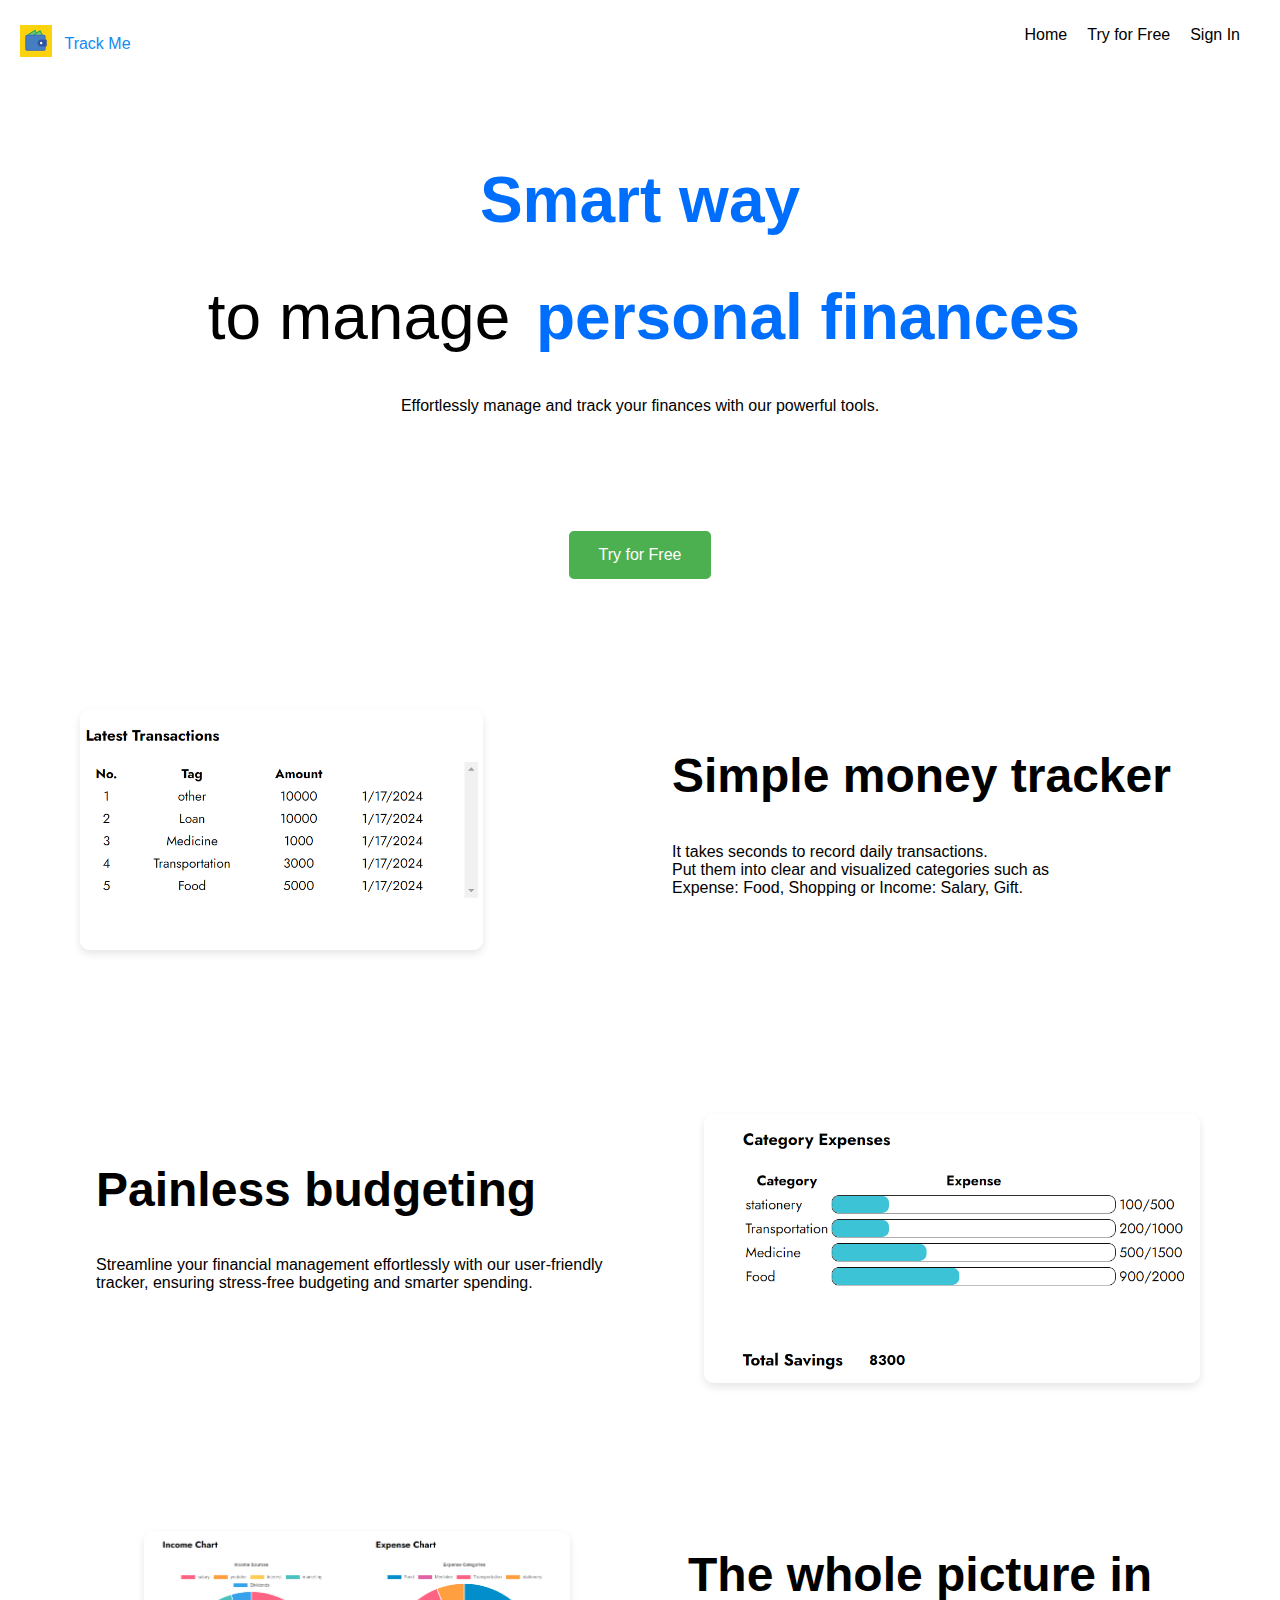
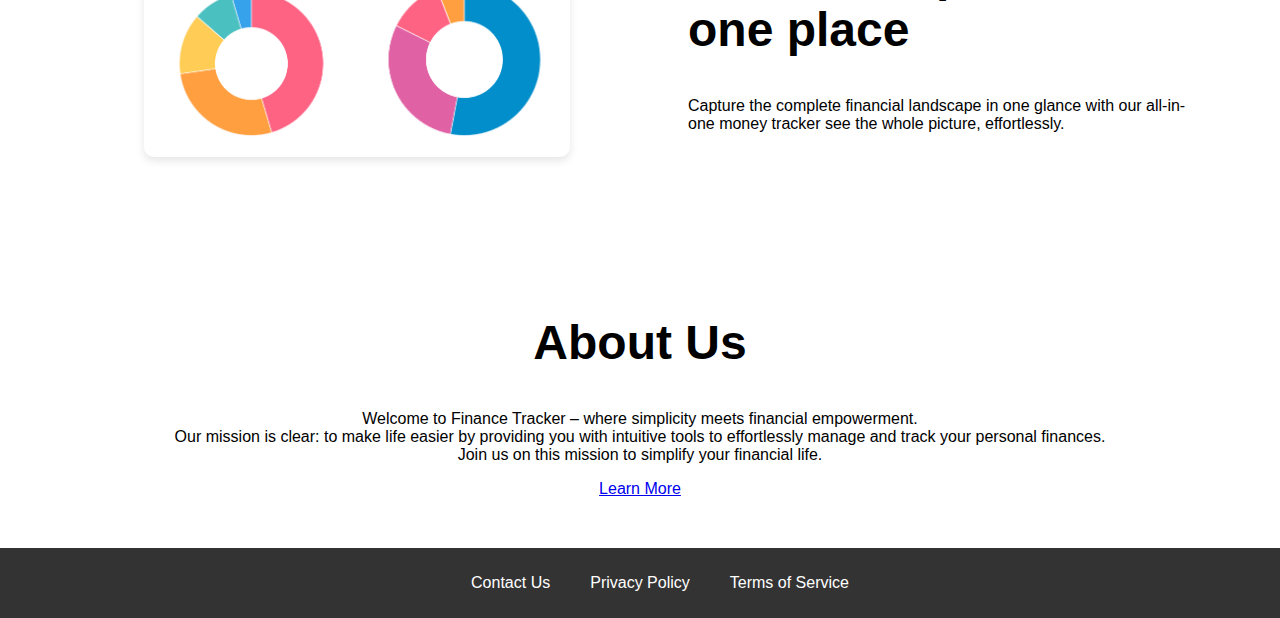
<file: index.html>
<!DOCTYPE html>
<html lang="en">
<head>
    <meta charset="UTF-8">
    <meta name="viewport" content="width=device-width, initial-scale=1.0">
    <title>Finance Tracker</title>
    <link rel="stylesheet" href="front_style.css">
</head>
<body>

<!-- Navigation Bar -->
<nav>
    <div class="logo">
        <img id="logo" src="./logo.png">
        <span>Track Me</span>
    </div>
    <ul>
        <li class="active"><a href="#">Home</a></li>
        <li><a href="login.html">Try for Free</a></li>
        <li><a href="login.html">Sign In</a></li>
    </ul>
</nav>

<!-- Header Section -->
<header>
    <h1 style="color: rgb(0, 110, 253);">Smart way </h1><h1> <span style="font-weight: 100;">to manage </span> <span style="color: rgb(0, 110, 253);"> personal finances </span></h1>
    <p>Effortlessly manage and track your finances with our powerful tools.</p>
</header>

<!-- Main Section -->
<section>
    <!-- <img src="finance-tracker-image.jpg" alt="Finance Tracker in Action"> -->
</section>

<!-- Call-to-Action Section -->

<div class="cta">
    <a href="login.html" class="try-for-free-btn">Try for Free</a>
</div>

<div class="row">
    <div class="columnimg1">
        <img src="Transaction@4x.png" alt="Image 1" id="img1">
    </div>
    <div class="columntext1">
        <h2>Simple money tracker</h2>
        <p>It takes seconds to record daily transactions. <br>
            Put them into clear and visualized categories such as
            <br> Expense: Food, Shopping or Income: Salary, Gift.</p>
    </div>
</div>

<div class="row">
    <div class="columntext2">

      <h2>Painless budgeting</h2> 
       <p>  Streamline your financial management effortlessly with our user-friendly tracker, ensuring stress-free budgeting and smarter spending.</p>
    </div>
    <div class="columnimg2">
        <img src="budget@4x.png" alt="Image 4" id="img2">
    </div>
</div>

<div class="row">
    <div class="columnimg3">
        <img src="REPORT@4x.png"  alt="Budjet" id="img3">
    </div>
    
    <div class="columntext3">
        <h2>The whole picture in one place</h2>
        <p>Capture the complete financial landscape in one glance with our all-in-one money tracker see the whole picture, effortlessly.</p>
    </div>
</div>

<!-- About Us Section -->
<section class="about-us">
    <h2>About Us</h2>
    <p>Welcome to Finance Tracker – where simplicity meets financial empowerment. <br>
        Our mission is clear: to make life easier by providing you with intuitive tools to effortlessly manage and track your personal finances.
        <br> Join us on this mission to simplify your financial life. 
        </p>
    <a href="#" class="learn-more-btn">Learn More</a>
</section>

<!-- Footer -->
<footer>
    <ul>
        <li><a href="#">Contact Us</a></li>
        <li><a href="#">Privacy Policy</a></li>
        <li><a href="#">Terms of Service</a></li>
    </ul>
</footer>

</body>
</html>
</file>
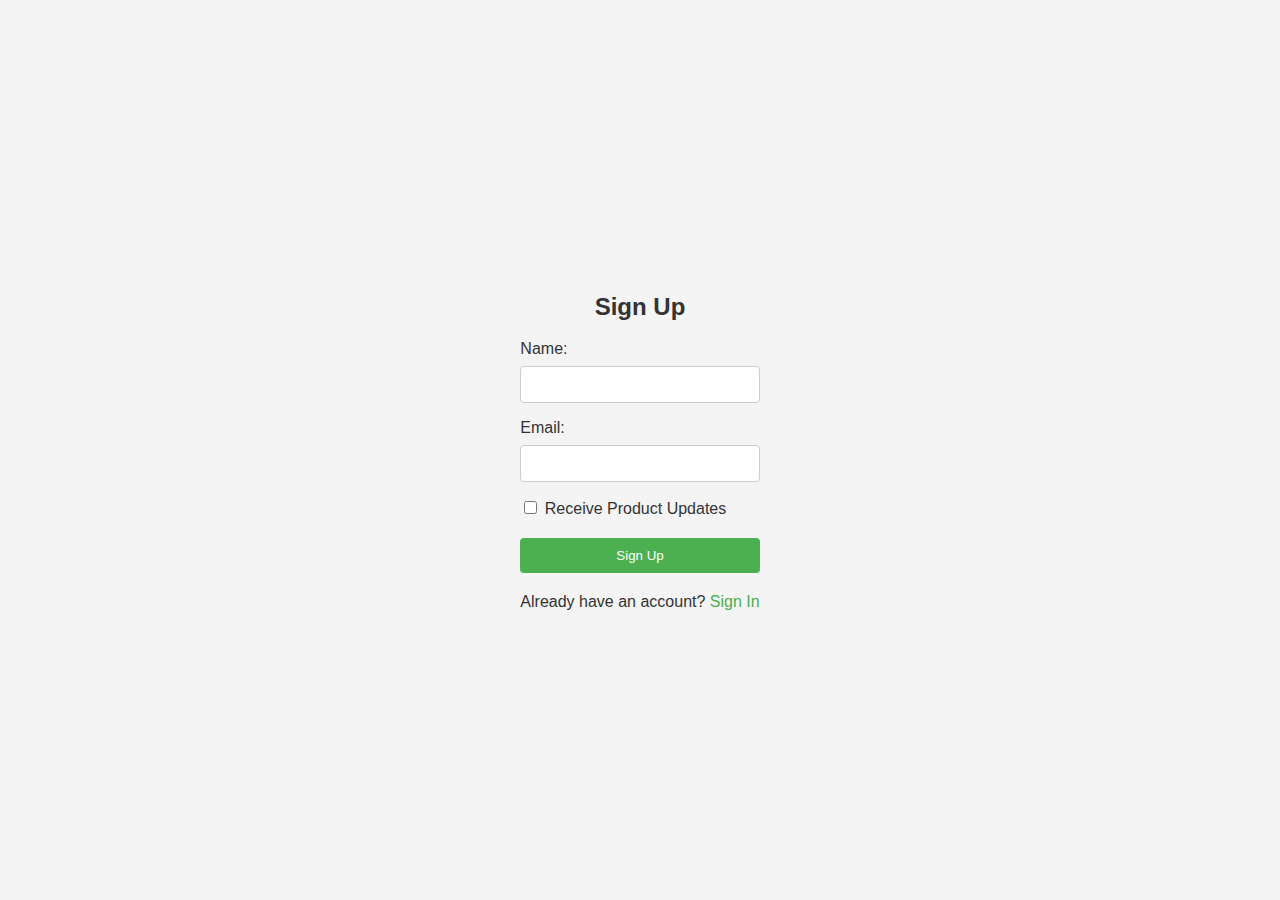
<file: login.html>
<!DOCTYPE html>
<html lang="en">
<head>
    <meta charset="UTF-8">
    <meta name="viewport" content="width=device-width, initial-scale=1.0">
    <title>Sign Up/In - Finance Tracker</title>
    <link rel="stylesheet" href="login.css">
</head>
<body>

<!-- Sign Up/In Form -->
<div class="sign-form-container">
    <h2 id="form-title">Sign Up</h2>
    <form action="backend.html" method="get" id="sign-form">
        <label for="name">Name:</label>
        <input type="text" id="name" name="name" required>

        <label for="email" id="email-label">Email:</label>
        <input type="email" id="email" name="email" required>

        <label class="checkbox-label" id="checkbox-label">
            <input type="checkbox" id="updates" name="updates">
            <span>Receive Product Updates</span>
        </label>

        <button type="submit" id="submit-btn">Sign Up</button>
    </form>

    <p class="signin-link" id="toggle-signin">Already have an account? <a href="#">Sign In</a></p>
</div>

<script>
    document.getElementById('toggle-signin').addEventListener('click', function() {
        var formTitle = document.getElementById('form-title');
        var email = document.getElementById("email");
        var signInLink = document.getElementById('toggle-signin');
        var form = document.getElementById('sign-form');
        var emailLabel = document.getElementById('email-label');
        var checkboxLabel = document.getElementById('checkbox-label');
        var submitBtn = document.getElementById('submit-btn');

        if (formTitle.innerText === 'Sign Up') {
            formTitle.innerText = 'Sign In';
            email.style.display = 'none';
            emailLabel.style.display = 'none';
            checkboxLabel.style.display = 'none';

            form.action = 'backend.html';  // Change this to the actual backend.html
            submitBtn.innerText = 'Sign In';
            signInLink.innerHTML = 'Don\'t have an account? <a href="#">Sign Up</a>';
        } else {
            formTitle.innerText = 'Sign Up';
            emailLabel.style.display = 'block';
            email.style.display = 'block';
            checkboxLabel.style.display = 'block';

            form.action = 'backend.html';  // Change this to the actual backend.html
            submitBtn.innerText = 'Sign Up';
            signInLink.innerHTML = 'Already have an account? <a href="#">Sign In</a>';
        }
    });
</script>

</body>
</html>
</file>
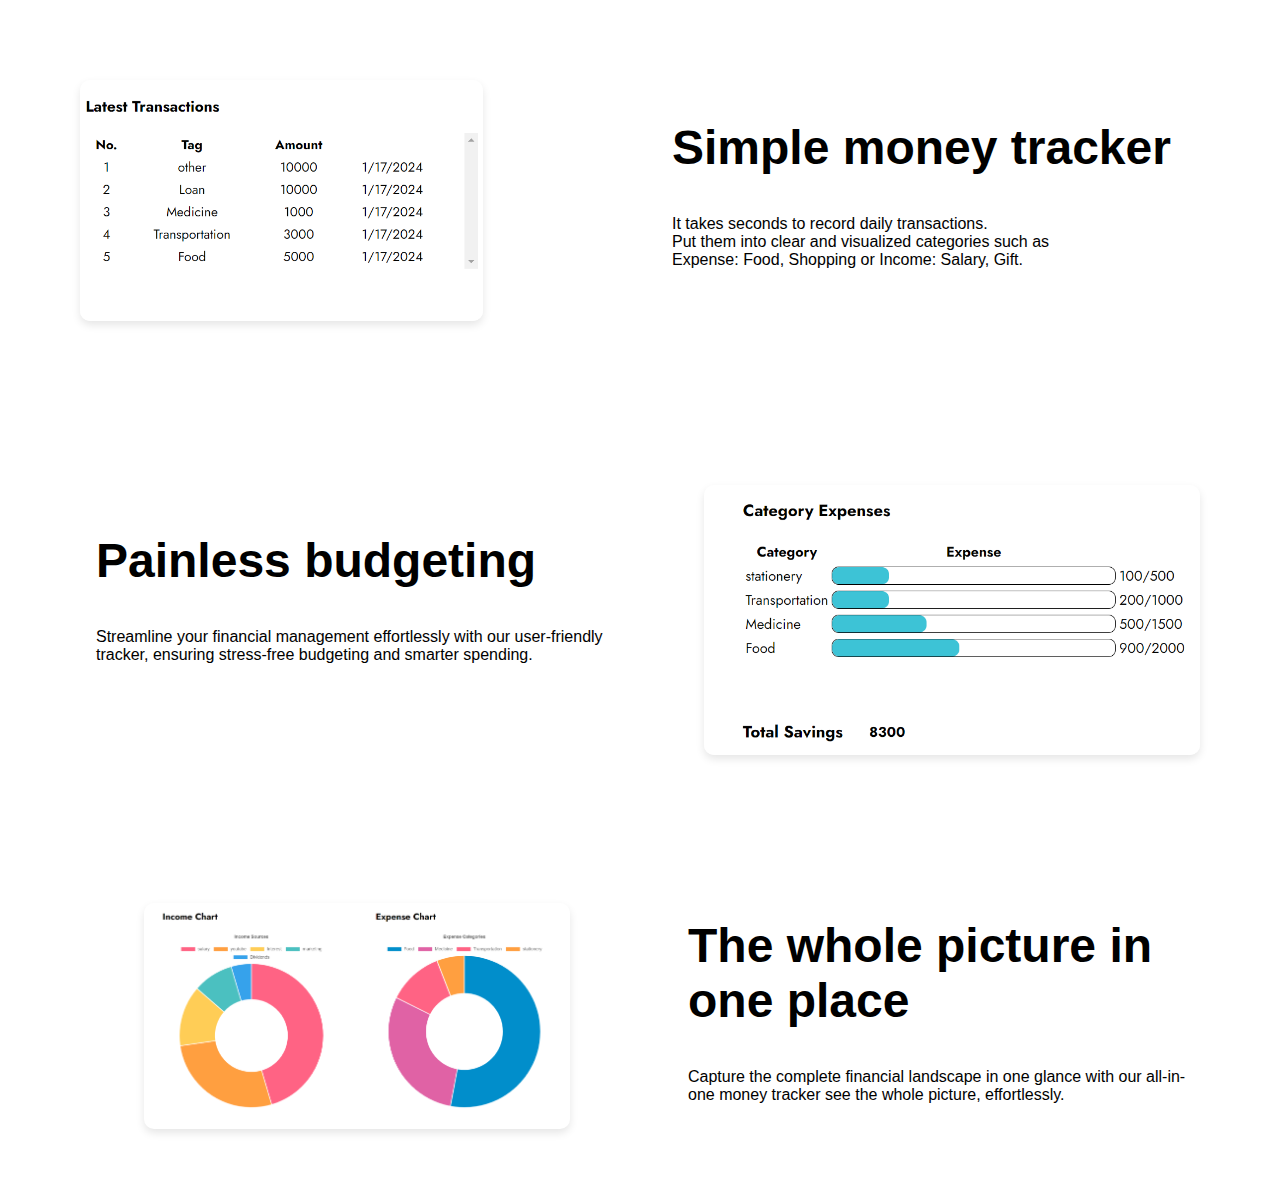
<file: temp.html>
<!DOCTYPE html>
<html lang="en">
<head>
    <meta charset="UTF-8">
    <meta name="viewport" content="width=device-width, initial-scale=1.0">
    <title>Divs Example</title>
   
     <link rel="stylesheet" href="front_style.css">
</head>
<body>

<div class="row">
    <div class="columnimg1">
        <img src="Transaction@4x.png" alt="Image 1" id="img1">
    </div>
    <div class="columntext1">
        <h2>Simple money tracker</h2>
        <p>It takes seconds to record daily transactions. <br>
            Put them into clear and visualized categories such as
            <br> Expense: Food, Shopping or Income: Salary, Gift.</p>
    </div>
</div>

<div class="row">
    <div class="columntext2">

      <h2>Painless budgeting</h2> 
       <p>  Streamline your financial management effortlessly with our user-friendly tracker, ensuring stress-free budgeting and smarter spending.</p>
    </div>
    <div class="columnimg2">
        <img src="budget@4x.png" alt="Image 4" id="img2">
    </div>
</div>

<div class="row">
    <div class="columnimg3">
        <img src="REPORT@4x.png"  alt="Budjet" id="img3">
    </div>
    
    <div class="columntext3">
        <h2>The whole picture in one place</h2>
        <p>Capture the complete financial landscape in one glance with our all-in-one money tracker see the whole picture, effortlessly.</p>
    </div>
</div>

</body>
</html>
</file>
<file: front_style.css>
body {
    font-family: 'Arial', sans-serif;
    margin: 0;
    padding: 0;
}
h1 {
    font-size: 4rem;
}
h2{
    font-size: 3rem;
}
nav {
    background-color: #ffffff;
    color: rgb(19, 138, 241);
    padding: 10px 20px;
    display: flex;
    justify-content: space-between;
    align-items: center;
}

#logo {
    position: relative;
    top:0.5rem;
    width:2rem;
    height:2rem;
}
nav ul {
    list-style: none;
    display: flex;
}

span {
    margin :auto;
    display:inline-block;
    margin-left: 0.5rem;
}

nav ul li {
    margin-right: 20px;
}

nav a {
    text-decoration: none;
    color: rgb(0, 0, 0);
}

header {
    text-align: center;
    padding: 50px 20px;
}

section img {
    width: 100%;
    height: auto;
}

.cta {
    text-align: center;
    margin: 50px 0;
}

.try-for-free-btn {
    display: inline-block;
    padding: 15px 30px;
    background-color: #4CAF50;
    color: white;
    text-decoration: none;
    border-radius: 5px;
}

.about-us {
    text-align: center;
    padding: 50px 20px;
}

footer {
    background-color: #333;
    color: white;
    text-align: center;
    padding: 10px 20px;
}

footer ul {
    list-style: none;
    display: flex;
    justify-content: center;
}

footer ul li {
    margin: 0 20px;
}

footer a {
    text-decoration: none;
    color: white;
}

.row {
    display: flex;

}

.columntext1{
    margin-top: 2rem;
    margin-right: 5rem;
    padding:1rem;
    padding-top: 3rem;
    justify-content:center ;
    flex: 0 0 40%;
}

.columntext2{
    padding:1rem;
    padding-top: 5.5rem;
    margin-left: 5rem;
    flex: 0 0 40%;
}
.columntext3{  
    padding-top: 2.5rem;
    margin-right: 5rem;
    flex: 0 0 40%;
}

.columnimg1 {
    margin: 5rem 0rem 5rem 5rem ;
   
}
.columnimg2 {
    margin: 5rem;
    
}
.columnimg3 {
    margin-left: 5rem;
    
}

#img1{
width: 70%;
height: auto;
box-shadow: 0 4px 8px rgba(0, 0, 0, 0.1);
border-radius: 10px;
}

#img2{
    width: 100%;
    height: auto;
    box-shadow: 0 4px 8px rgba(0, 0, 0, 0.1);
    border-radius: 10px;
}
#img3{
    width: 70%;
    height: auto;
    box-shadow: 0 4px 8px rgba(0, 0, 0, 0.1);
    border-radius: 10px;
    margin: 4rem 0rem 4rem 4rem;
    padding-bottom: 1rem;
}
</file>
<file: login.css>
body {
    font-family: 'Arial', sans-serif;
    margin: 0;
    padding: 0;
    display: flex;
    align-items: center;
    justify-content: center;
    height: 100vh;
    background-color: #f4f4f4;
}

.sign-up-container {
    background-color: white;
    padding: 20px;
    border-radius: 8px;
    box-shadow: 0 0 10px rgba(0, 0, 0, 0.1);
}

h2 {
    text-align: center;
    color: #333;
}

form {
    display: flex;
    flex-direction: column;
}

label {
    margin-bottom: 8px;
    color: #333;
}

input {
    padding: 10px;
    margin-bottom: 16px;
    border: 1px solid #ccc;
    border-radius: 4px;
}

button {
    padding: 10px;
    background-color: #4CAF50;
    color: white;
    border: none;
    border-radius: 4px;
    cursor: pointer;
}

button:hover {
    background-color: #45a049;
}

.signin-link {
    text-align: center;
    margin-top: 20px;
    color: #333;
}

.signin-link a {
    color: #4CAF50;
    text-decoration: none;
}

.signin-link a:hover {
    text-decoration: underline;
}
</file>
